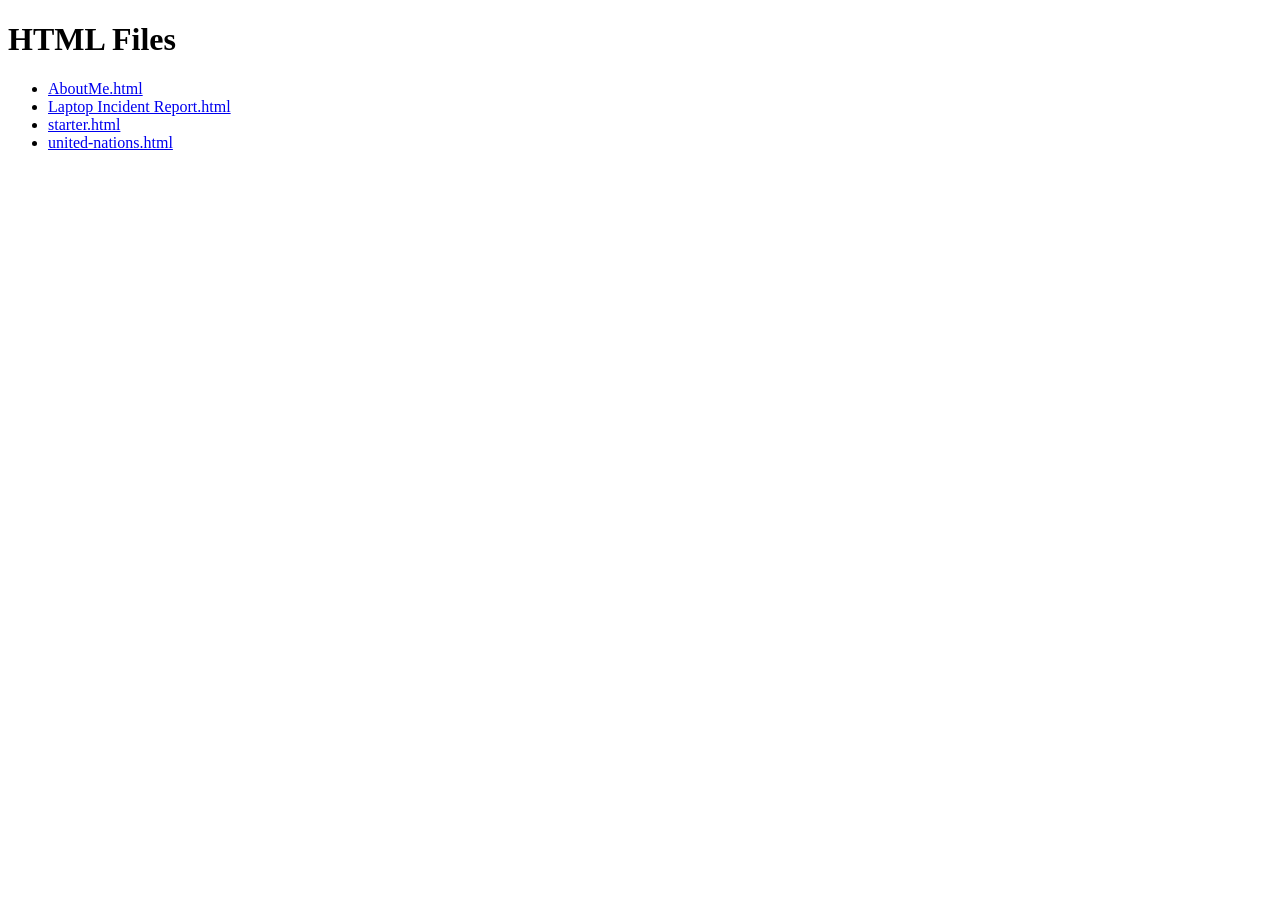
<file: index.html>
<!DOCTYPE html>
<html lang="en">
<head>
  <meta charset="UTF-8">
  <meta name="viewport" content="width=device-width, initial-scale=1.0">
  <title>Index</title>
</head>
<body>
  <h1>HTML Files</h1>
  <ul>
    <li><a href="AboutMe.html">AboutMe.html</a></li>
    <li><a href="Laptop%20Incident%20Report.html">Laptop Incident Report.html</a></li>
    <li><a href="starter.html">starter.html</a></li>
    <li><a href="united-nations.html">united-nations.html</a></li>
  </ul>
</body>
</html>
</file>
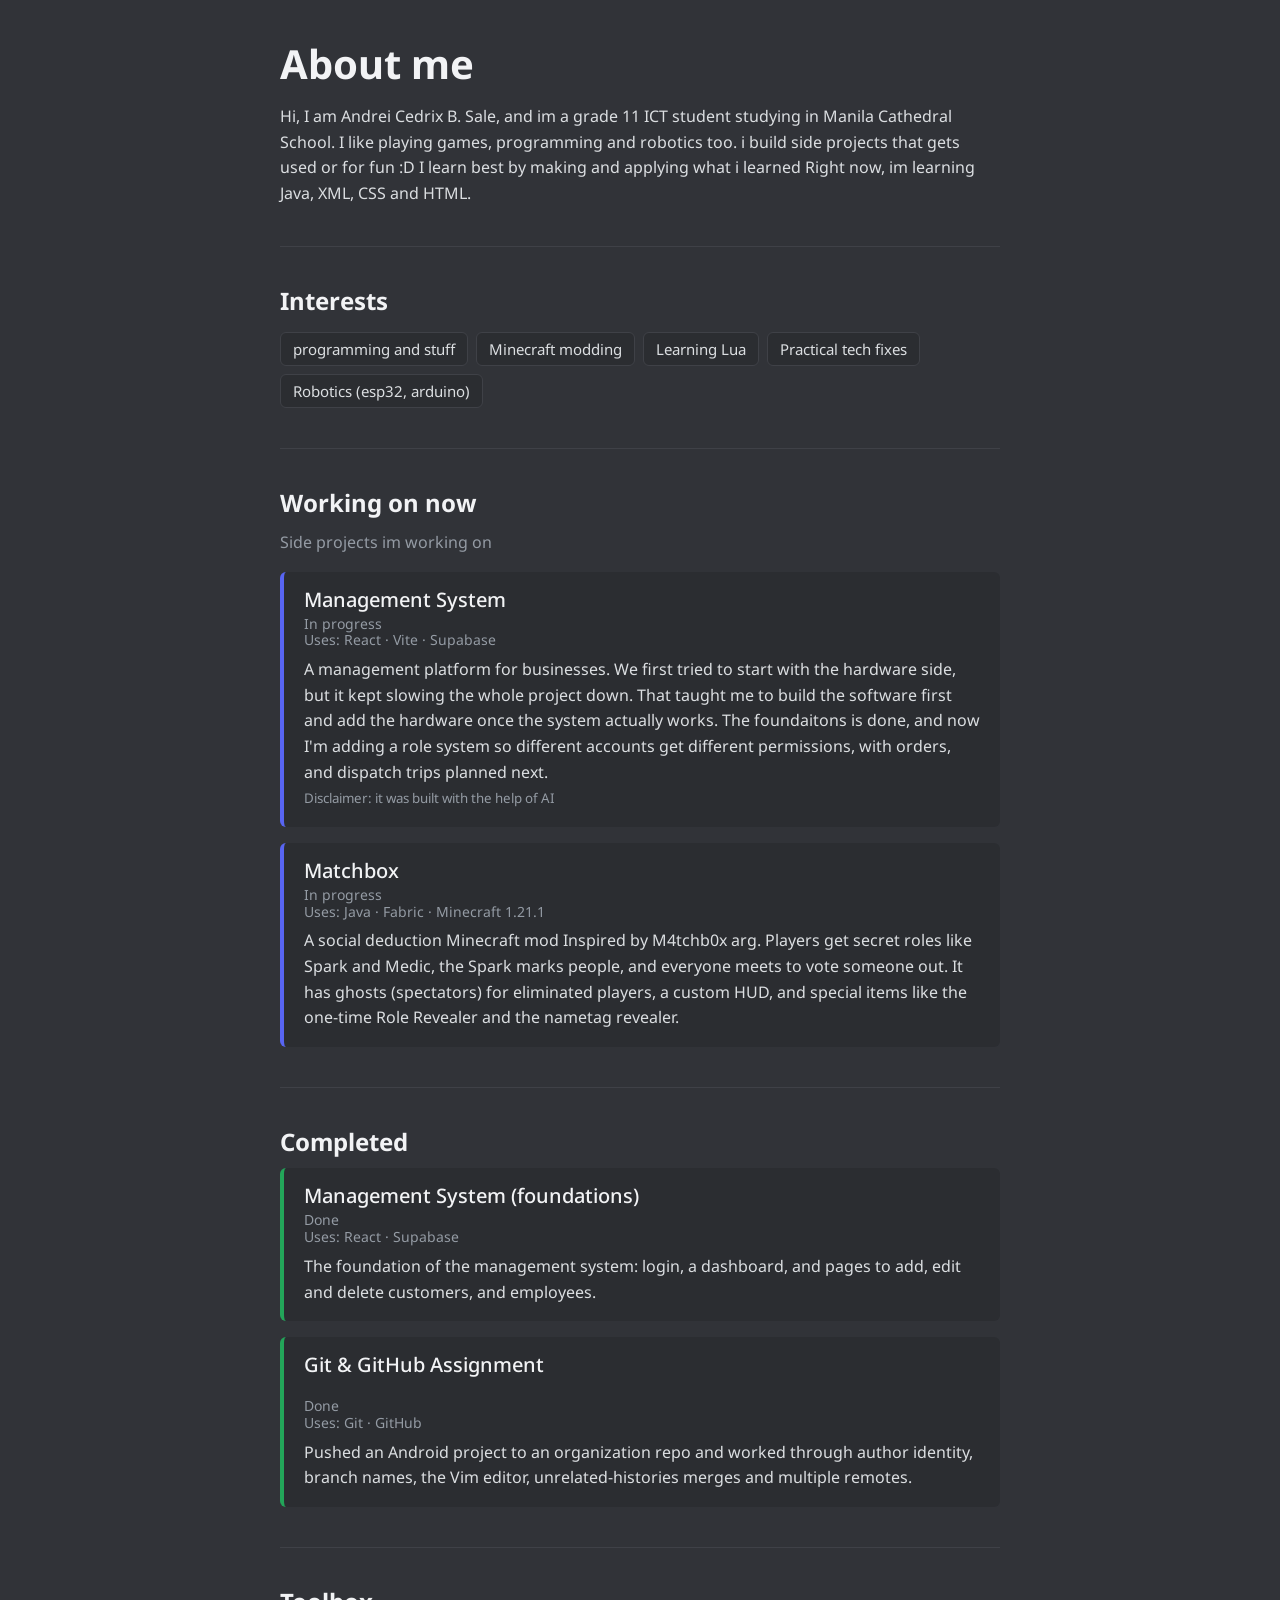
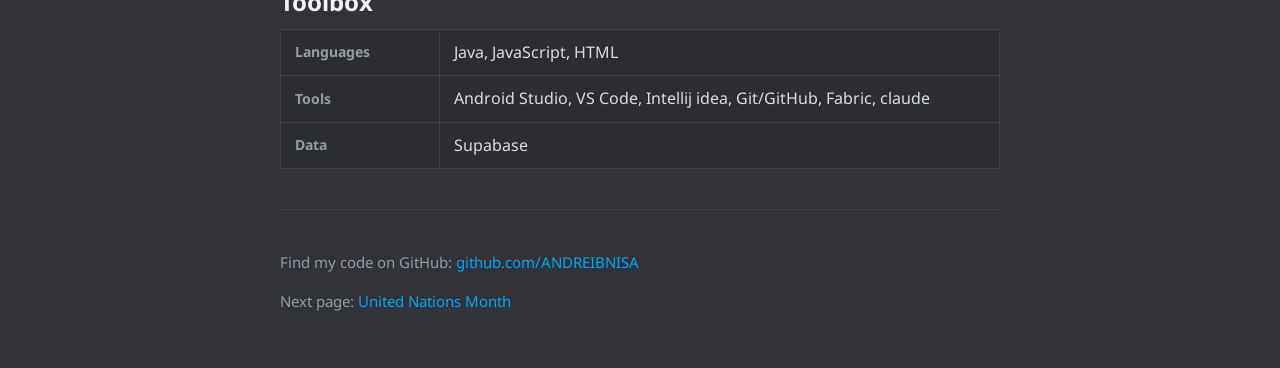
<file: AboutMe.html>
<!DOCTYPE html>
<html lang="en">
<head>
  <meta charset="UTF-8">
  <meta name="viewport" content="width=device-width, initial-scale=1.0">
  <title>Andrei's Portfolio</title>
  <link rel="stylesheet" href="styles/style.css">
</head>
<body>

  <!-- ===== HEADER ===== -->
  <header>
    <h1>About me</h1>
    <p>
      Hi, I am Andrei Cedrix B. Sale, and im a grade 11 ICT student studying in Manila Cathedral School.
      I like playing games, programming and robotics too. i build side projects that gets used or for fun :D
      I learn best by making and applying what i learned
      Right now, im learning Java, XML, CSS and HTML.
    </p>
  </header>

  <hr>

  <main>

    <!-- ===== INTERESTS ===== -->
    <section>
      <h2>Interests</h2>
      <ul>
        <li>programming and stuff</li>
        <li>Minecraft modding</li>
        <li>Learning Lua</li>
        <li>Practical tech fixes</li>
        <li>Robotics (esp32, arduino)</li>
      </ul>
    </section>

    <hr>

    <!-- projects im stalling on :wilted_flower: -->
    <section>
      <h2>Working on now</h2>
      <p>Side projects im working on</p>

      <article>
        <h3>Management System<br><small>In progress<br>Uses: React · Vite · Supabase</small></h3>
        <p>
          A management platform for businesses. We first tried to start
          with the hardware side, but it kept slowing the whole project down. That taught me
          to build the software first and add the hardware once the system actually works.
          The foundaitons is done, and now I'm adding a role system so different accounts get
          different permissions, with orders, and dispatch trips planned next.<br><small>Disclaimer: it was built with the help of AI</small>
        </p>
      </article>

      <article>
        <!-- The <br> keeps the small text inside the same block as the title, so there's no gap -->
        <h3>Matchbox<br><small>In progress<br>Uses: Java · Fabric · Minecraft 1.21.1</small></h3>
        <p>
          A social deduction Minecraft mod Inspired by M4tchb0x arg. Players get secret roles like Spark and Medic,
          the Spark marks people, and everyone meets to vote someone out. It has ghosts (spectators) for
          eliminated players, a custom HUD, and special items like the one-time Role Revealer
          and the nametag revealer.
        </p>
      </article>
    </section>

    <hr>

    <!-- projects i've definetely completed -->
    <section>
      <h2>Completed</h2>

      <article class="done">
        <h3>Management System (foundations)<br><small>Done<br>Uses: React · Supabase</small></h3>
        <p>
          The foundation of the management system: login, a dashboard, and pages to
          add, edit and delete customers, and employees.
        </p>
      </article>

      <article class="done">
        <h3>Git &amp; GitHub Assignment<br><small><br>Done<br>Uses: Git · GitHub</small></h3>
        <p>
          Pushed an Android project to an organization repo and worked through author
          identity, branch names, the Vim editor, unrelated-histories merges and multiple
          remotes.
        </p>
      </article>
    </section>

    <hr>

    <!-- table for tabling -->
    <section>
      <h2>Toolbox</h2>
      <table>
        <tr>
          <th>Languages</th>
          <td>Java, JavaScript, HTML</td>
        </tr>
        <tr>
          <th>Tools</th>
          <td>Android Studio, VS Code, Intellij idea, Git/GitHub, Fabric, claude</td>
        </tr>
        <tr>
          <th>Data</th>
          <td>Supabase</td>
        </tr>
      </table>
    </section>

  </main>

  <hr>

  <!-- feet -->
  <footer>
    <p>
      Find my code on GitHub:
      <a href="https://github.com/ANDREIBNISA" target="_blank">github.com/ANDREIBNISA</a>
    </p>
    <p>
      Next page:
      <a href="united-nations.html">United Nations Month</a>
    </p>
  </footer>

</body>
</html>
</file>
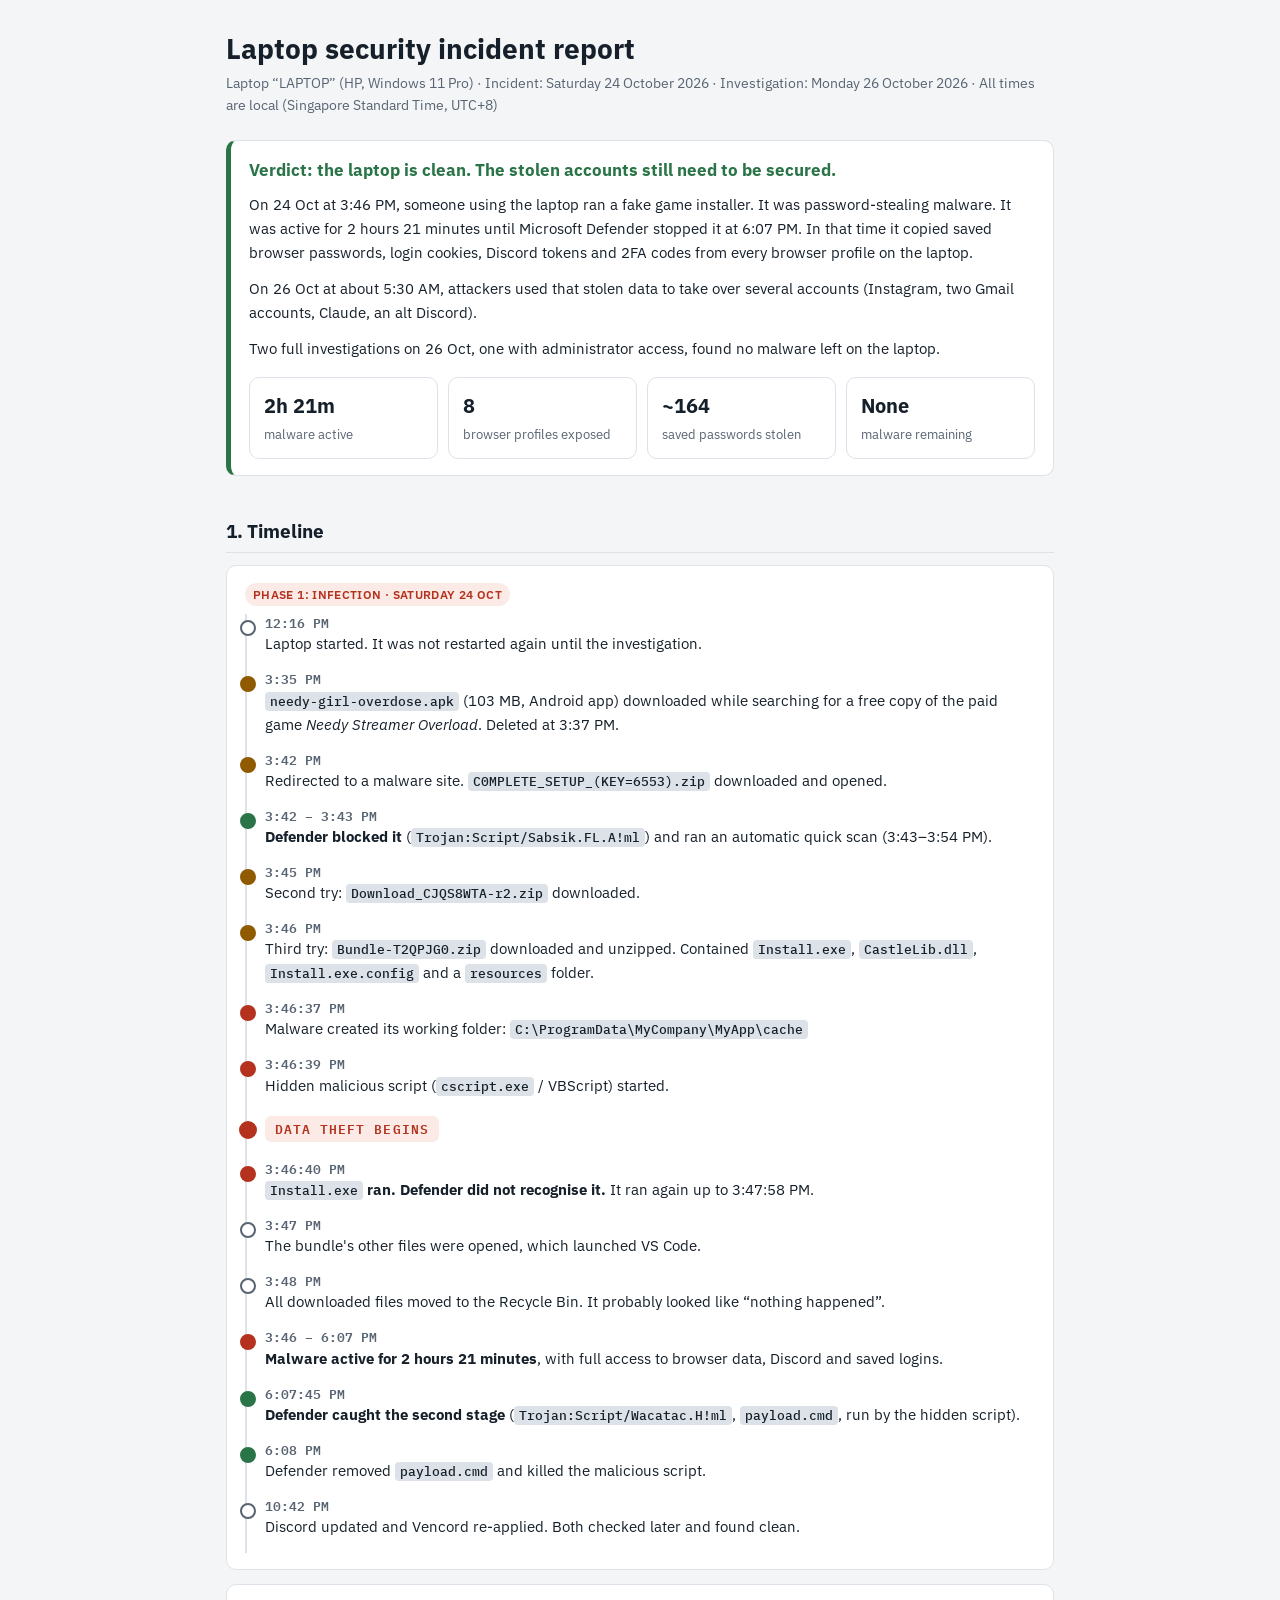
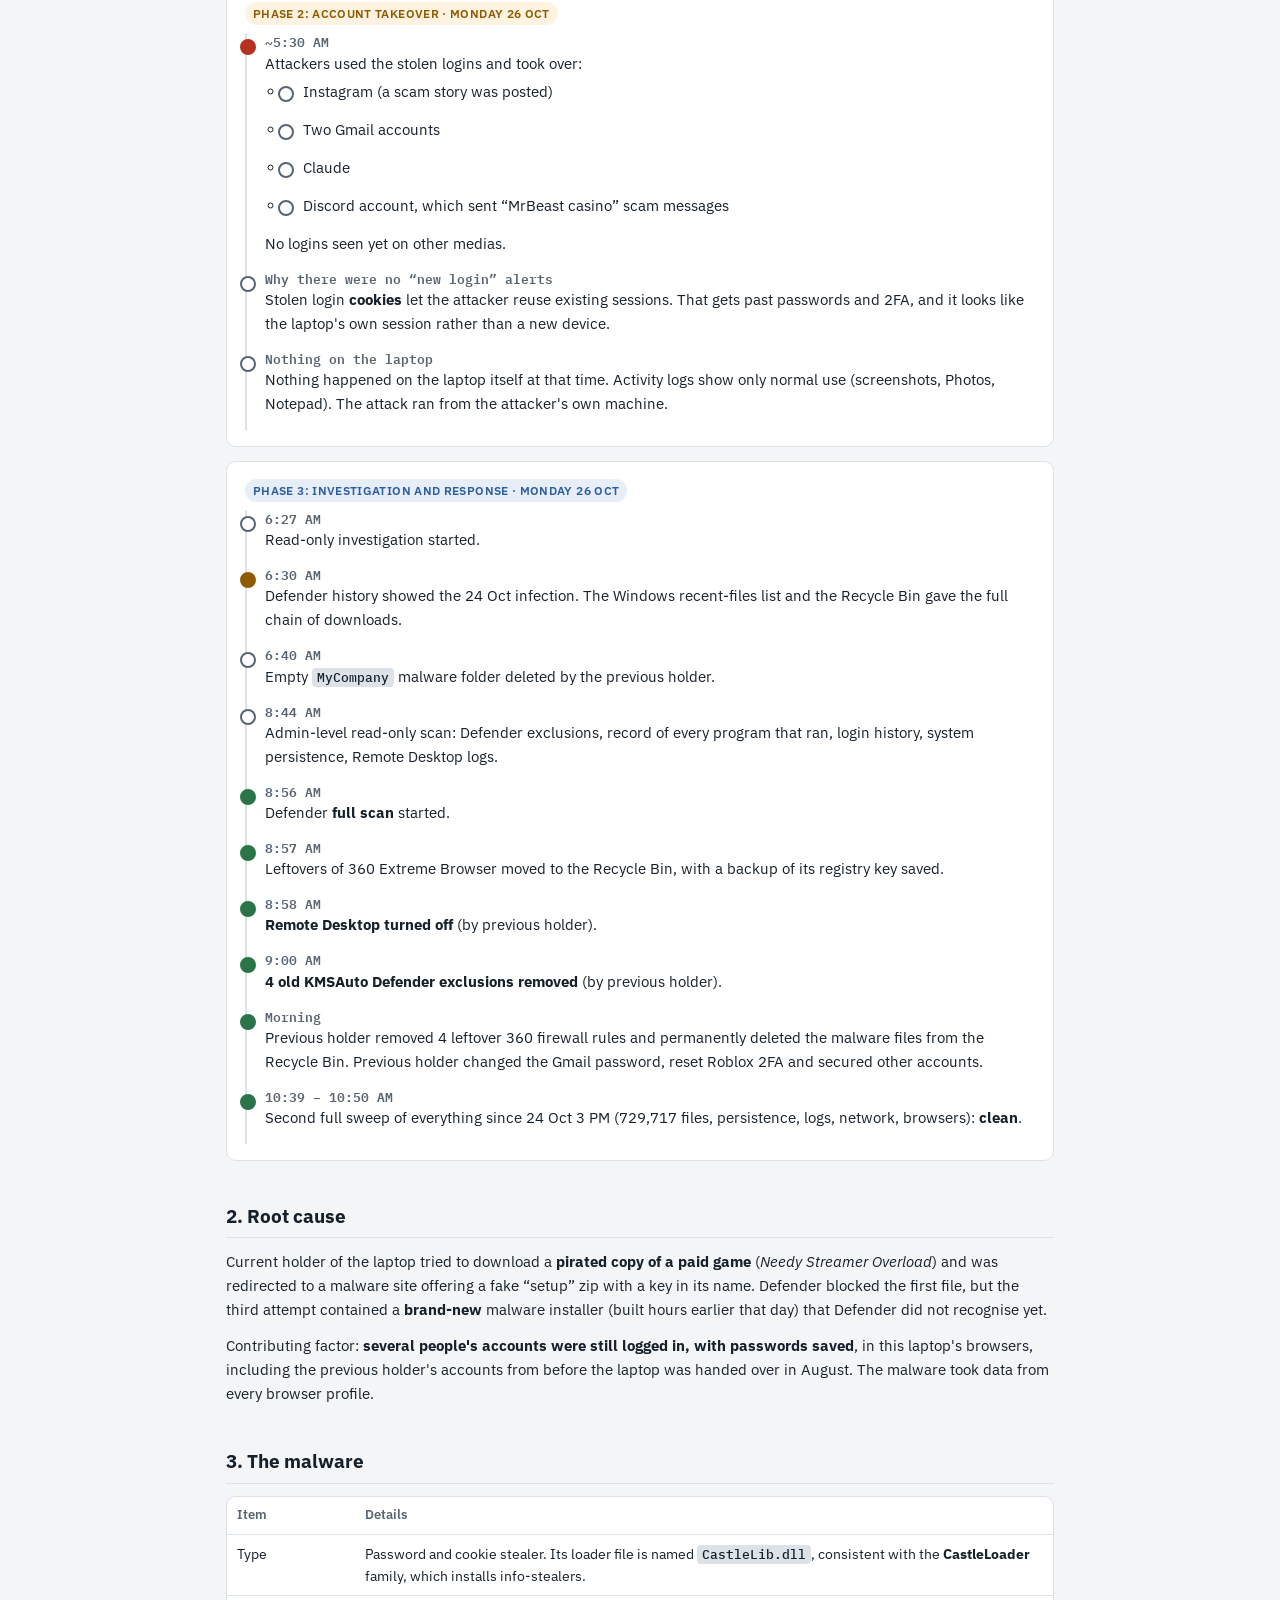
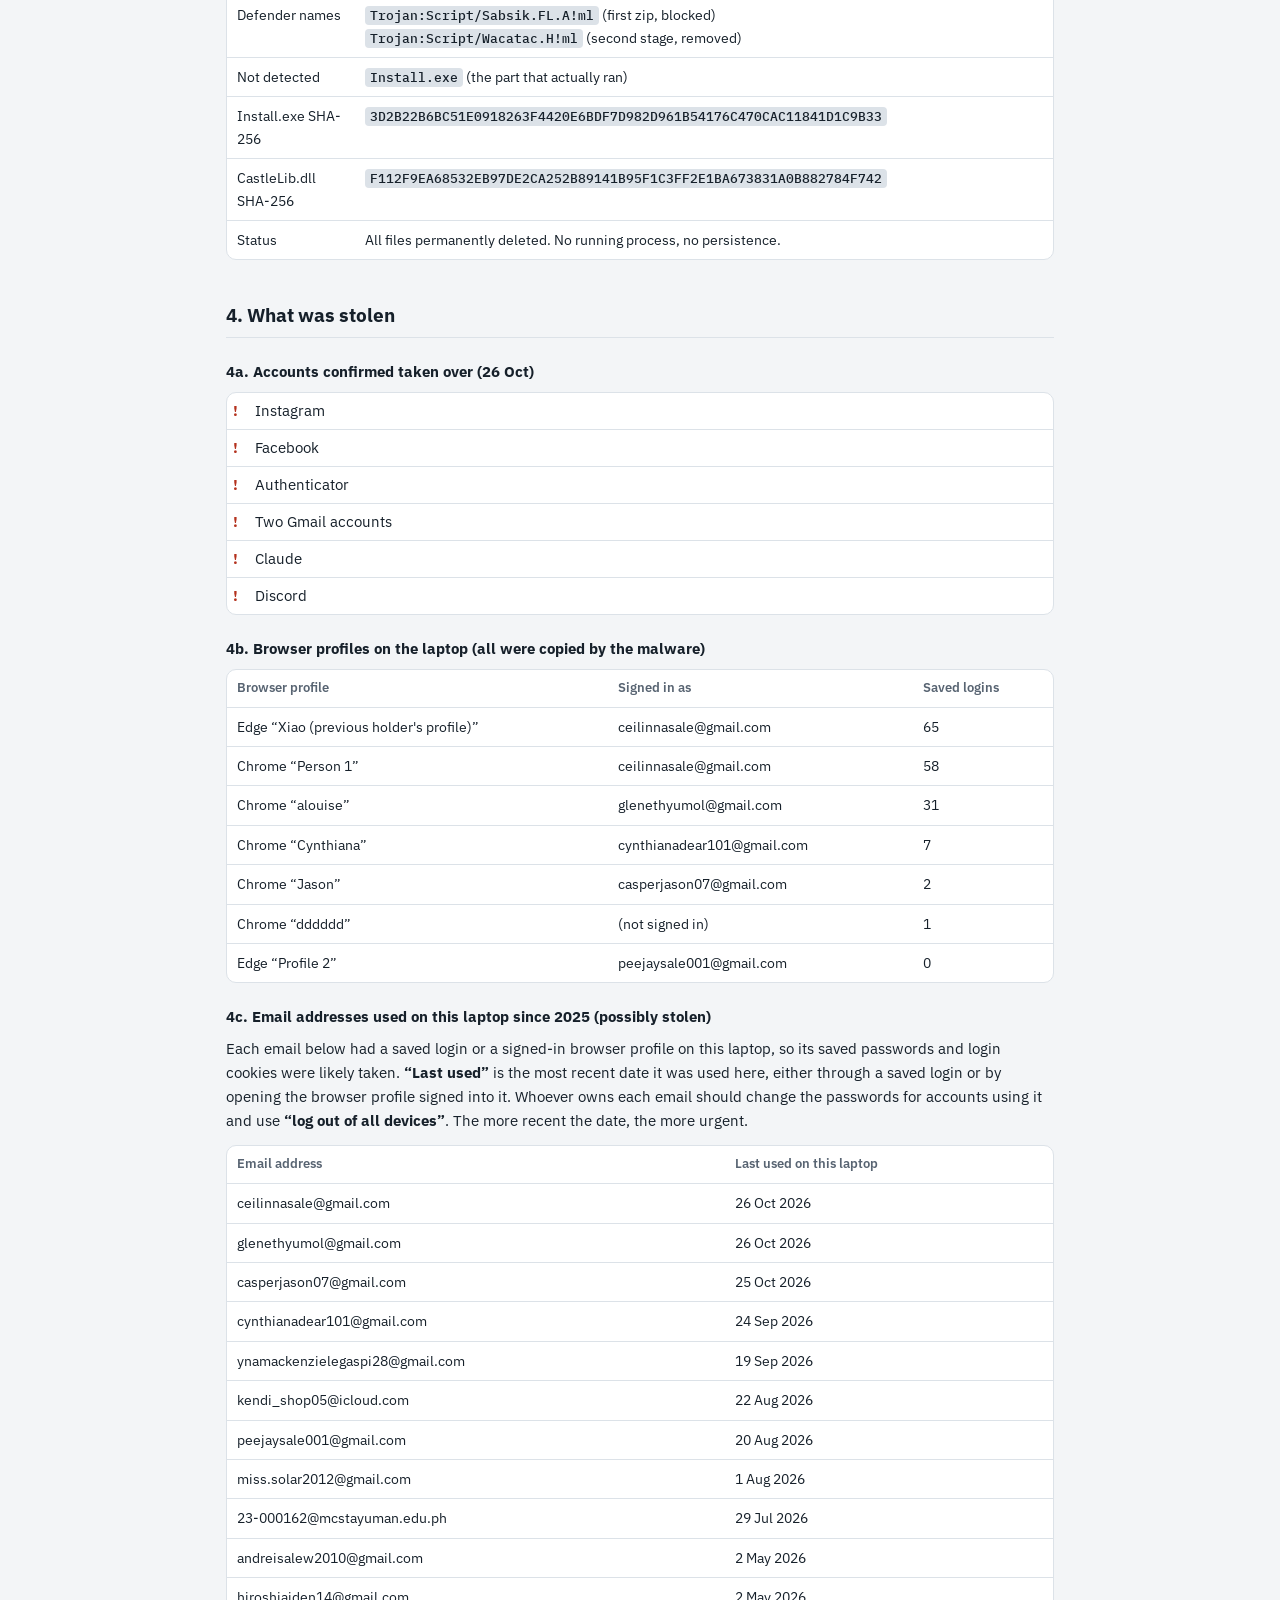
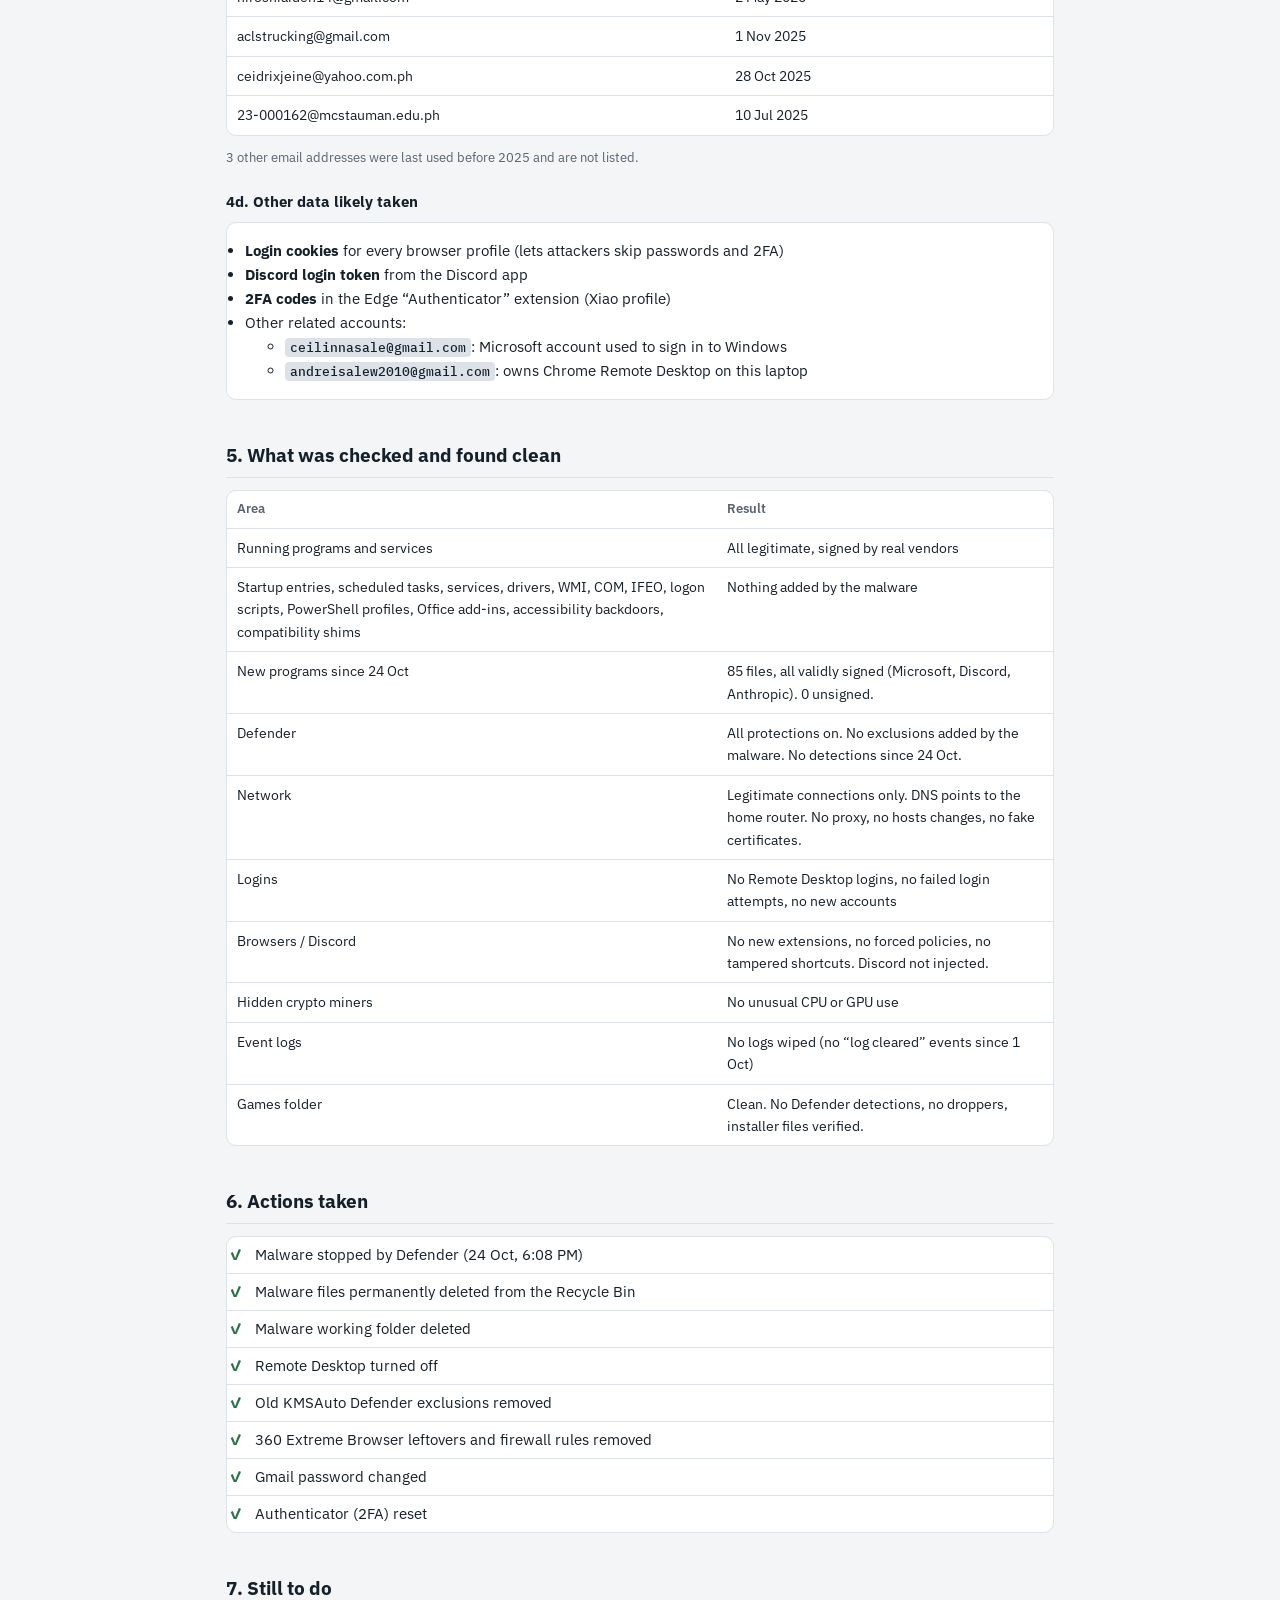
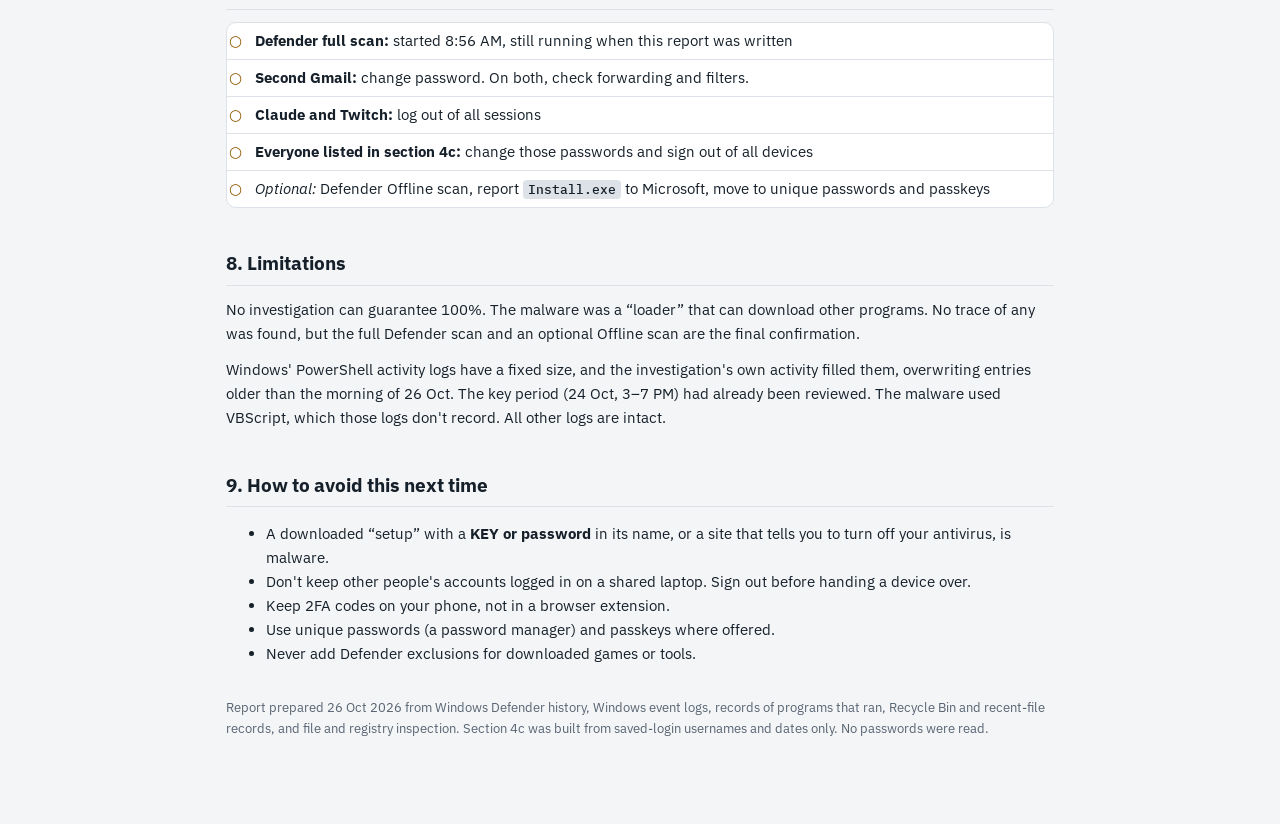
<file: Laptop Incident Report.html>
<!doctype html><html><head><meta charset=utf8><meta name=viewport content="width=device-width,initial-scale=1,viewport-fit=cover"><style>:root{color-scheme:light;box-sizing:border-box;padding-top:env(safe-area-inset-top,0px);padding-bottom:env(safe-area-inset-bottom,0px)}html{scroll-padding-top:env(safe-area-inset-top,0px)}body{margin:0;padding:0;font:14px -apple-system,BlinkMacSystemFont,sans-serif;background:#fff;color:#000}img{max-width:100%}[hidden]:not([hidden=until-found i]){display:none!important}</style></head><body>
<title>Laptop Incident Report</title>
<meta name="claude:viewport-fit-sides" content="cover">
<link rel="preconnect" href="https://fonts.googleapis.com">
<link rel="preconnect" href="https://fonts.gstatic.com" crossorigin>
<link rel="stylesheet" href="https://fonts.googleapis.com/css2?family=IBM+Plex+Mono:wght@500;600&family=IBM+Plex+Sans:wght@400;600;700&display=swap">
<style>
/* Layout: single readable column, forensic-log feel; timestamps and hashes in mono, severity carried by semantic dots and pills */
:root {
  --bg: #f3f5f7; --card: #ffffff; --text: #16202a; --muted: #586472; --line: #dce2e8;
  --red: #b4321e; --red-bg: #fbeae6; --amber: #8f5a00; --amber-bg: #fdf3e0;
  --green: #2a7448; --green-bg: #e5f2ea; --blue: #2c5d9e; --blue-bg: #e7eef8;
  --font-body: "IBM Plex Sans", system-ui, -apple-system, "Segoe UI", sans-serif;
  --font-mono: "IBM Plex Mono", ui-monospace, Consolas, monospace;
}
@media (prefers-color-scheme: dark) {
  :root:not([data-theme="light"]) {
    --bg: #0f1419; --card: #171e26; --text: #e5eaef; --muted: #95a1ae; --line: #2a333d;
    --red: #ff8a70; --red-bg: #3a201a; --amber: #f2b54d; --amber-bg: #352a14;
    --green: #6fcb93; --green-bg: #18291f; --blue: #8db4ef; --blue-bg: #1b2535;
    color-scheme: dark;
  }
}
:root[data-theme="dark"] {
  --bg: #0f1419; --card: #171e26; --text: #e5eaef; --muted: #95a1ae; --line: #2a333d;
  --red: #ff8a70; --red-bg: #3a201a; --amber: #f2b54d; --amber-bg: #352a14;
  --green: #6fcb93; --green-bg: #18291f; --blue: #8db4ef; --blue-bg: #1b2535;
  color-scheme: dark;
}
* { box-sizing: border-box; }
body { margin: 0; background: var(--bg); color: var(--text); font: 15px/1.6 var(--font-body); }
main { max-width: 860px; margin: 0 auto; padding-block: 32px 72px; padding-left: max(16px, env(safe-area-inset-left, 0px)); padding-right: max(16px, env(safe-area-inset-right, 0px)); }
h1, h2, h3 { text-wrap: balance; }
header h1 { font-size: 28px; line-height: 1.2; margin: 0 0 6px; font-weight: 700; }
.meta { color: var(--muted); margin: 0 0 24px; font-size: 14px; }
h2 { font-size: 19px; margin: 40px 0 12px; padding-bottom: 6px; border-bottom: 1px solid var(--line); }
h3 { font-size: 15px; margin: 22px 0 8px; }
p { margin: 0 0 12px; }
code { font: 500 13px/1.4 var(--font-mono); background: var(--line); padding: 1px 5px; border-radius: 4px; overflow-wrap: anywhere; }
.card { background: var(--card); border: 1px solid var(--line); border-radius: 10px; padding: 16px 18px; margin: 0 0 14px; }
.verdict { border-left: 5px solid var(--green); }
.verdict strong.big { font-size: 17px; color: var(--green); }
.stats { display: grid; grid-template-columns: repeat(auto-fit, minmax(150px, 1fr)); gap: 10px; margin: 16px 0 0; }
.stat { background: var(--card); border: 1px solid var(--line); border-radius: 10px; padding: 12px 14px; }
.stat b { display: block; font-size: 20px; font-variant-numeric: tabular-nums; }
.stat span { color: var(--muted); font-size: 13px; }
.phase { display: inline-block; font-size: 12px; font-weight: 600; letter-spacing: .03em; text-transform: uppercase; padding: 2px 8px; border-radius: 999px; margin: 0 0 8px; }
.p-red { background: var(--red-bg); color: var(--red); }
.p-amber { background: var(--amber-bg); color: var(--amber); }
.p-blue { background: var(--blue-bg); color: var(--blue); }
ol.tl { list-style: none; margin: 0; padding: 0; border-left: 2px solid var(--line); }
ol.tl li { position: relative; padding: 0 0 14px 18px; }
ol.tl li::before { content: ""; position: absolute; left: -7px; top: 6px; width: 12px; height: 12px; border-radius: 50%; background: var(--card); border: 2px solid var(--muted); }
ol.tl li.bad::before { border-color: var(--red); background: var(--red); }
ol.tl li.warn::before { border-color: var(--amber); background: var(--amber); }
ol.tl li.good::before { border-color: var(--green); background: var(--green); }
ol.tl li.milestone { padding-top: 4px; padding-bottom: 18px; }
ol.tl li.milestone::before { border-color: var(--red); background: var(--red); width: 14px; height: 14px; left: -8px; top: 9px; }
.milestone span { display: inline-block; background: var(--red-bg); color: var(--red); font: 600 13px/1.4 var(--font-mono); letter-spacing: .08em; padding: 4px 10px; border-radius: 6px; }
.t { font: 600 13px/1.4 var(--font-mono); color: var(--muted); display: block; font-variant-numeric: tabular-nums; }
ol.tl ul { margin: 4px 0 0; padding-left: 20px; }
table { width: 100%; border-collapse: collapse; font-size: 14px; font-variant-numeric: tabular-nums; }
th, td { text-align: left; padding: 8px 10px; border-bottom: 1px solid var(--line); vertical-align: top; overflow-wrap: anywhere; }
tr:last-child td { border-bottom: 0; }
th { color: var(--muted); font-weight: 600; font-size: 13px; }
.tablewrap { overflow-x: auto; background: var(--card); border: 1px solid var(--line); border-radius: 10px; margin: 0 0 12px; }
ul.check { list-style: none; padding: 0; margin: 0; }
ul.check li { padding: 6px 0 6px 28px; position: relative; border-bottom: 1px solid var(--line); }
ul.check li:last-child { border-bottom: 0; }
ul.check li::before { position: absolute; left: 2px; top: 6px; font-weight: 700; }
ul.check li.done::before { content: "✓"; color: var(--green); }
ul.check li.todo::before { content: "○"; color: var(--amber); }
ul.check li.hit::before { content: "!"; color: var(--red); left: 6px; }
.note { color: var(--muted); font-size: 13px; }
@media print { .card, .stat, .tablewrap { break-inside: avoid; } }
</style>
<main>

<header>
  <h1>Laptop security incident report</h1>
  <p class="meta">Laptop “LAPTOP” (HP, Windows 11 Pro) · Incident: Saturday 24 October 2026 · Investigation: Monday 26 October 2026 · All times are local (Singapore Standard Time, UTC+8)</p>
</header>

<div class="card verdict">
  <strong class="big">Verdict: the laptop is clean. The stolen accounts still need to be secured.</strong>
  <p style="margin:8px 0 12px">On 24 Oct at 3:46 PM, someone using the laptop ran a fake game installer. It was password-stealing malware. It was active for 2 hours 21 minutes until Microsoft Defender stopped it at 6:07 PM. In that time it copied saved browser passwords, login cookies, Discord tokens and 2FA codes from every browser profile on the laptop.</p>
  <p>On 26 Oct at about 5:30 AM, attackers used that stolen data to take over several accounts (Instagram, two Gmail accounts, Claude, an alt Discord).</p>
  <p style="margin:0">Two full investigations on 26 Oct, one with administrator access, found no malware left on the laptop.</p>
  <div class="stats">
    <div class="stat"><b>2h 21m</b><span>malware active</span></div>
    <div class="stat"><b>8</b><span>browser profiles exposed</span></div>
    <div class="stat"><b>~164</b><span>saved passwords stolen</span></div>
    <div class="stat"><b>None</b><span>malware remaining</span></div>
  </div>
</div>

<h2>1. Timeline</h2>

<div class="card">
  <span class="phase p-red">Phase 1: Infection · Saturday 24 Oct</span>
  <ol class="tl">
    <li><span class="t">12:16 PM</span>Laptop started. It was not restarted again until the investigation.</li>
    <li class="warn"><span class="t">3:35 PM</span><code>needy-girl-overdose.apk</code> (103 MB, Android app) downloaded while searching for a free copy of the paid game <i>Needy Streamer Overload</i>. Deleted at 3:37 PM.</li>
    <li class="warn"><span class="t">3:42 PM</span>Redirected to a malware site. <code>C0MPLETE_SETUP_(KEY=6553).zip</code> downloaded and opened.</li>
    <li class="good"><span class="t">3:42 – 3:43 PM</span><b>Defender blocked it</b> (<code>Trojan:Script/Sabsik.FL.A!ml</code>) and ran an automatic quick scan (3:43–3:54 PM).</li>
    <li class="warn"><span class="t">3:45 PM</span>Second try: <code>Download_CJQS8WTA-r2.zip</code> downloaded.</li>
    <li class="warn"><span class="t">3:46 PM</span>Third try: <code>Bundle-T2QPJG0.zip</code> downloaded and unzipped. Contained <code>Install.exe</code>, <code>CastleLib.dll</code>, <code>Install.exe.config</code> and a <code>resources</code> folder.</li>
    <li class="bad"><span class="t">3:46:37 PM</span>Malware created its working folder: <code>C:\ProgramData\MyCompany\MyApp\cache</code></li>
    <li class="bad"><span class="t">3:46:39 PM</span>Hidden malicious script (<code>cscript.exe</code> / VBScript) started.</li>
    <li class="milestone"><span>DATA THEFT BEGINS</span></li>
    <li class="bad"><span class="t">3:46:40 PM</span><b><code>Install.exe</code> ran. Defender did not recognise it.</b> It ran again up to 3:47:58 PM.</li>
    <li><span class="t">3:47 PM</span>The bundle's other files were opened, which launched VS Code.</li>
    <li><span class="t">3:48 PM</span>All downloaded files moved to the Recycle Bin. It probably looked like “nothing happened”.</li>
    <li class="bad"><span class="t">3:46 – 6:07 PM</span><b>Malware active for 2 hours 21 minutes</b>, with full access to browser data, Discord and saved logins.</li>
    <li class="good"><span class="t">6:07:45 PM</span><b>Defender caught the second stage</b> (<code>Trojan:Script/Wacatac.H!ml</code>, <code>payload.cmd</code>, run by the hidden script).</li>
    <li class="good"><span class="t">6:08 PM</span>Defender removed <code>payload.cmd</code> and killed the malicious script.</li>
    <li><span class="t">10:42 PM</span>Discord updated and Vencord re-applied. Both checked later and found clean.</li>
  </ol>
</div>

<div class="card">
  <span class="phase p-amber">Phase 2: Account takeover · Monday 26 Oct</span>
  <ol class="tl">
    <li class="bad"><span class="t">~5:30 AM</span>Attackers used the stolen logins and took over:
      <ul>
        <li>Instagram (a scam story was posted)</li>
        <li>Two Gmail accounts</li>
        <li>Claude</li>
        <li>Discord account, which sent “MrBeast casino” scam messages</li>
      </ul>
      No logins seen yet on other medias.</li>
    <li><span class="t">Why there were no “new login” alerts</span>Stolen login <b>cookies</b> let the attacker reuse existing sessions. That gets past passwords and 2FA, and it looks like the laptop's own session rather than a new device.</li>
    <li><span class="t">Nothing on the laptop</span>Nothing happened on the laptop itself at that time. Activity logs show only normal use (screenshots, Photos, Notepad). The attack ran from the attacker's own machine.</li>
  </ol>
</div>

<div class="card">
  <span class="phase p-blue">Phase 3: Investigation and response · Monday 26 Oct</span>
  <ol class="tl">
    <li><span class="t">6:27 AM</span>Read-only investigation started.</li>
    <li class="warn"><span class="t">6:30 AM</span>Defender history showed the 24 Oct infection. The Windows recent-files list and the Recycle Bin gave the full chain of downloads.</li>
    <li><span class="t">6:40 AM</span>Empty <code>MyCompany</code> malware folder deleted by the previous holder.</li>
    <li><span class="t">8:44 AM</span>Admin-level read-only scan: Defender exclusions, record of every program that ran, login history, system persistence, Remote Desktop logs.</li>
    <li class="good"><span class="t">8:56 AM</span>Defender <b>full scan</b> started.</li>
    <li class="good"><span class="t">8:57 AM</span>Leftovers of 360 Extreme Browser moved to the Recycle Bin, with a backup of its registry key saved.</li>
    <li class="good"><span class="t">8:58 AM</span><b>Remote Desktop turned off</b> (by previous holder).</li>
    <li class="good"><span class="t">9:00 AM</span><b>4 old KMSAuto Defender exclusions removed</b> (by previous holder).</li>
    <li class="good"><span class="t">Morning</span>Previous holder removed 4 leftover 360 firewall rules and permanently deleted the malware files from the Recycle Bin. Previous holder changed the Gmail password, reset Roblox 2FA and secured other accounts.</li>
    <li class="good"><span class="t">10:39 – 10:50 AM</span>Second full sweep of everything since 24 Oct 3 PM (729,717 files, persistence, logs, network, browsers): <b>clean</b>.</li>
  </ol>
</div>

<h2>2. Root cause</h2>
<p>Current holder of the laptop tried to download a <b>pirated copy of a paid game</b> (<i>Needy Streamer Overload</i>) and was redirected to a malware site offering a fake “setup” zip with a key in its name. Defender blocked the first file, but the third attempt contained a <b>brand-new</b> malware installer (built hours earlier that day) that Defender did not recognise yet.</p>
<p>Contributing factor: <b>several people's accounts were still logged in, with passwords saved</b>, in this laptop's browsers, including the previous holder's accounts from before the laptop was handed over in August. The malware took data from every browser profile.</p>

<h2>3. The malware</h2>
<div class="tablewrap"><table>
  <tr><th>Item</th><th>Details</th></tr>
  <tr><td>Type</td><td>Password and cookie stealer. Its loader file is named <code>CastleLib.dll</code>, consistent with the <b>CastleLoader</b> family, which installs info-stealers.</td></tr>
  <tr><td>Defender names</td><td><code>Trojan:Script/Sabsik.FL.A!ml</code> (first zip, blocked)<br><code>Trojan:Script/Wacatac.H!ml</code> (second stage, removed)</td></tr>
  <tr><td>Not detected</td><td><code>Install.exe</code> (the part that actually ran)</td></tr>
  <tr><td>Install.exe SHA-256</td><td><code>3D2B22B6BC51E0918263F4420E6BDF7D982D961B54176C470CAC11841D1C9B33</code></td></tr>
  <tr><td>CastleLib.dll SHA-256</td><td><code>F112F9EA68532EB97DE2CA252B89141B95F1C3FF2E1BA673831A0B882784F742</code></td></tr>
  <tr><td>Status</td><td>All files permanently deleted. No running process, no persistence.</td></tr>
</table></div>

<h2>4. What was stolen</h2>

<h3>4a. Accounts confirmed taken over (26 Oct)</h3>
<ul class="check card">
  <li class="hit">Instagram</li>
  <li class="hit">Facebook</li>
  <li class="hit">Authenticator</li>
  <li class="hit">Two Gmail accounts</li>
  <li class="hit">Claude</li>
  <li class="hit">Discord</li>
</ul>

<h3>4b. Browser profiles on the laptop (all were copied by the malware)</h3>
<div class="tablewrap"><table>
  <tr><th>Browser profile</th><th>Signed in as</th><th>Saved logins</th></tr>
  <tr><td>Edge “Xiao (previous holder's profile)”</td><td>ceilinnasale@gmail.com</td><td>65</td></tr>
  <tr><td>Chrome “Person 1”</td><td>ceilinnasale@gmail.com</td><td>58</td></tr>
  <tr><td>Chrome “alouise”</td><td>glenethyumol@gmail.com</td><td>31</td></tr>
  <tr><td>Chrome “Cynthiana”</td><td>cynthianadear101@gmail.com</td><td>7</td></tr>
  <tr><td>Chrome “Jason”</td><td>casperjason07@gmail.com</td><td>2</td></tr>
  <tr><td>Chrome “dddddd”</td><td>(not signed in)</td><td>1</td></tr>
  <tr><td>Edge “Profile 2”</td><td>peejaysale001@gmail.com</td><td>0</td></tr>
</table></div>

<h3>4c. Email addresses used on this laptop since 2025 (possibly stolen)</h3>
<p>Each email below had a saved login or a signed-in browser profile on this laptop, so its saved passwords and login cookies were likely taken. <b>“Last used”</b> is the most recent date it was used here, either through a saved login or by opening the browser profile signed into it. Whoever owns each email should change the passwords for accounts using it and use <b>“log out of all devices”</b>. The more recent the date, the more urgent.</p>
<div class="tablewrap"><table>
  <tr><th>Email address</th><th>Last used on this laptop</th></tr>
  <tr><td>ceilinnasale@gmail.com</td><td>26 Oct 2026</td></tr>
  <tr><td>glenethyumol@gmail.com</td><td>26 Oct 2026</td></tr>
  <tr><td>casperjason07@gmail.com</td><td>25 Oct 2026</td></tr>
  <tr><td>cynthianadear101@gmail.com</td><td>24 Sep 2026</td></tr>
  <tr><td>ynamackenzielegaspi28@gmail.com</td><td>19 Sep 2026</td></tr>
  <tr><td>kendi_shop05@icloud.com</td><td>22 Aug 2026</td></tr>
  <tr><td>peejaysale001@gmail.com</td><td>20 Aug 2026</td></tr>
  <tr><td>miss.solar2012@gmail.com</td><td>1 Aug 2026</td></tr>
  <tr><td>23-000162@mcstayuman.edu.ph</td><td>29 Jul 2026</td></tr>
  <tr><td>andreisalew2010@gmail.com</td><td>2 May 2026</td></tr>
  <tr><td>hiroshiaiden14@gmail.com</td><td>2 May 2026</td></tr>
  <tr><td>aclstrucking@gmail.com</td><td>1 Nov 2025</td></tr>
  <tr><td>ceidrixjeine@yahoo.com.ph</td><td>28 Oct 2025</td></tr>
  <tr><td>23-000162@mcstauman.edu.ph</td><td>10 Jul 2025</td></tr>
</table></div>
<p class="note">3 other email addresses were last used before 2025 and are not listed.</p>

<h3>4d. Other data likely taken</h3>
<ul class="card">
  <li><b>Login cookies</b> for every browser profile (lets attackers skip passwords and 2FA)</li>
  <li><b>Discord login token</b> from the Discord app</li>
  <li><b>2FA codes</b> in the Edge “Authenticator” extension (Xiao profile)</li>
  <li>Other related accounts:
    <ul>
      <li><code>ceilinnasale@gmail.com</code>: Microsoft account used to sign in to Windows</li>
      <li><code>andreisalew2010@gmail.com</code>: owns Chrome Remote Desktop on this laptop</li>
    </ul>
  </li>
</ul>

<h2>5. What was checked and found clean</h2>
<div class="tablewrap"><table>
  <tr><th>Area</th><th>Result</th></tr>
  <tr><td>Running programs and services</td><td>All legitimate, signed by real vendors</td></tr>
  <tr><td>Startup entries, scheduled tasks, services, drivers, WMI, COM, IFEO, logon scripts, PowerShell profiles, Office add-ins, accessibility backdoors, compatibility shims</td><td>Nothing added by the malware</td></tr>
  <tr><td>New programs since 24 Oct</td><td>85 files, all validly signed (Microsoft, Discord, Anthropic). 0 unsigned.</td></tr>
  <tr><td>Defender</td><td>All protections on. No exclusions added by the malware. No detections since 24 Oct.</td></tr>
  <tr><td>Network</td><td>Legitimate connections only. DNS points to the home router. No proxy, no hosts changes, no fake certificates.</td></tr>
  <tr><td>Logins</td><td>No Remote Desktop logins, no failed login attempts, no new accounts</td></tr>
  <tr><td>Browsers / Discord</td><td>No new extensions, no forced policies, no tampered shortcuts. Discord not injected.</td></tr>
  <tr><td>Hidden crypto miners</td><td>No unusual CPU or GPU use</td></tr>
  <tr><td>Event logs</td><td>No logs wiped (no “log cleared” events since 1 Oct)</td></tr>
  <tr><td>Games folder</td><td>Clean. No Defender detections, no droppers, installer files verified.</td></tr>
</table></div>

<h2>6. Actions taken</h2>
<ul class="check card">
  <li class="done">Malware stopped by Defender (24 Oct, 6:08 PM)</li>
  <li class="done">Malware files permanently deleted from the Recycle Bin</li>
  <li class="done">Malware working folder deleted</li>
  <li class="done">Remote Desktop turned off</li>
  <li class="done">Old KMSAuto Defender exclusions removed</li>
  <li class="done">360 Extreme Browser leftovers and firewall rules removed</li>
  <li class="done">Gmail password changed</li>
  <li class="done">Authenticator (2FA) reset</li>
</ul>

<h2>7. Still to do</h2>
<ul class="check card">
  <li class="todo"><b>Defender full scan:</b> started 8:56 AM, still running when this report was written</li>
  <li class="todo"><b>Second Gmail:</b> change password. On both, check forwarding and filters.</li>
  <li class="todo"><b>Claude and Twitch:</b> log out of all sessions</li>
  <li class="todo"><b>Everyone listed in section 4c:</b> change those passwords and sign out of all devices</li>
  <li class="todo"><i>Optional:</i> Defender Offline scan, report <code>Install.exe</code> to Microsoft, move to unique passwords and passkeys</li>
</ul>

<h2>8. Limitations</h2>
<p>No investigation can guarantee 100%. The malware was a “loader” that can download other programs. No trace of any was found, but the full Defender scan and an optional Offline scan are the final confirmation.</p>
<p>Windows' PowerShell activity logs have a fixed size, and the investigation's own activity filled them, overwriting entries older than the morning of 26 Oct. The key period (24 Oct, 3–7 PM) had already been reviewed. The malware used VBScript, which those logs don't record. All other logs are intact.</p>

<h2>9. How to avoid this next time</h2>
<ul>
  <li>A downloaded “setup” with a <b>KEY or password</b> in its name, or a site that tells you to turn off your antivirus, is malware.</li>
  <li>Don't keep other people's accounts logged in on a shared laptop. Sign out before handing a device over.</li>
  <li>Keep 2FA codes on your phone, not in a browser extension.</li>
  <li>Use unique passwords (a password manager) and passkeys where offered.</li>
  <li>Never add Defender exclusions for downloaded games or tools.</li>
</ul>

<p class="note" style="margin-top:32px">Report prepared 26 Oct 2026 from Windows Defender history, Windows event logs, records of programs that ran, Recycle Bin and recent-file records, and file and registry inspection. Section 4c was built from saved-login usernames and dates only. No passwords were read.</p>

</main>

</body></html>
</file>
<file: styles/style.css>
/* ===== FONTS ===== */
@import url("https://fonts.googleapis.com/css2?family=Noto+Sans:wght@400;500;700&display=swap");

/* ===== COLORS =====
   Variables: set a color once here, then reuse it everywhere with var(--name) */
:root {
  --paper: #313338;   /* page background */
  --card: #2b2d31;    /* project boxes, tags, table */
  --ink: #dbdee1;     /* main text */
  --muted: #949ba4;   /* smaller, softer text */
  --line: #3f4147;    /* borders and dividers */
  --accent: #5865f2;  /* blurple stripe on in-progress projects */
  --green: #23a559;   /* green stripe on finished projects */
  --link: #00a8fc;    /* link blue */
}

/* ===== WHOLE PAGE ===== */
body {
  background: var(--paper);
  color: var(--ink);
  font-family: "Noto Sans", "Helvetica Neue", Helvetica, Arial, sans-serif;
  font-size: 16px;
  line-height: 1.6;
  max-width: 720px;   /* keeps lines from getting too long on big screens */
  margin: 0 auto;     /* centers the page */
  padding: 40px 20px;
}

/* ===== HEADINGS ===== */
h1, h2, h3 {
  color: #f2f3f5;
  line-height: 1.2;
}
h1 {
  font-size: 40px;
  font-weight: 700;
  margin: 0 0 12px;
}
h2 {
  font-size: 24px;
  font-weight: 700;
  margin: 0 0 12px;
}
h3 {
  font-size: 20px;
  font-weight: 500;
  margin: 0 0 8px;
}

/* The small text inside your h3 tags (status + "Uses:") */
h3 small {
  display: block;
  font-size: 14px;
  font-weight: 400;   /* removes the bold it got from the h3 */
  color: var(--muted);
  margin-top: 4px;
}

/* ===== SECTIONS ===== */
section {
  margin: 0;
}
section > p {         /* the line under "Working on now" */
  color: var(--muted);
  margin-top: 0;
}

/* ===== PROJECT BOXES (colored stripe on the left) ===== */
article {
  background: var(--card);
  border-left: 4px solid var(--accent);
  border-radius: 6px;
  padding: 16px 20px;
  margin-bottom: 16px;
}
article.done {
  border-left-color: var(--green);
}
article p {
  margin: 0;
}
article p small {     /* the disclaimer line */
  color: var(--muted);
}

/* ===== INTERESTS LIST (shown as tags) ===== */
ul {
  list-style: none;   /* removes the bullet dots */
  padding: 0;
  display: flex;
  flex-wrap: wrap;    /* lets the tags go onto a new line */
  gap: 8px;
}
li {
  background: var(--card);
  border: 1px solid var(--line);
  border-radius: 6px;
  padding: 4px 12px;
  font-size: 15px;
}

/* ===== TOOLBOX TABLE ===== */
table {
  border-collapse: collapse;  /* merges double borders into one line */
  width: 100%;
  background: var(--card);
}
th, td {
  border: 1px solid var(--line);
  padding: 10px 14px;
  text-align: left;
}
th {
  width: 130px;
  color: var(--muted);
  font-size: 14px;
  font-weight: 700;
}

/* ===== DIVIDERS ===== */
hr {
  border: none;
  border-top: 1px solid var(--line);
  margin: 40px 0;
}

/* ===== LINKS ===== */
a {
  color: var(--link);
  text-decoration: none;
}
a:hover {
  text-decoration: underline;
}

/* ===== FEET ===== */
footer {
  color: var(--muted);
  font-size: 15px;
}
</file>
